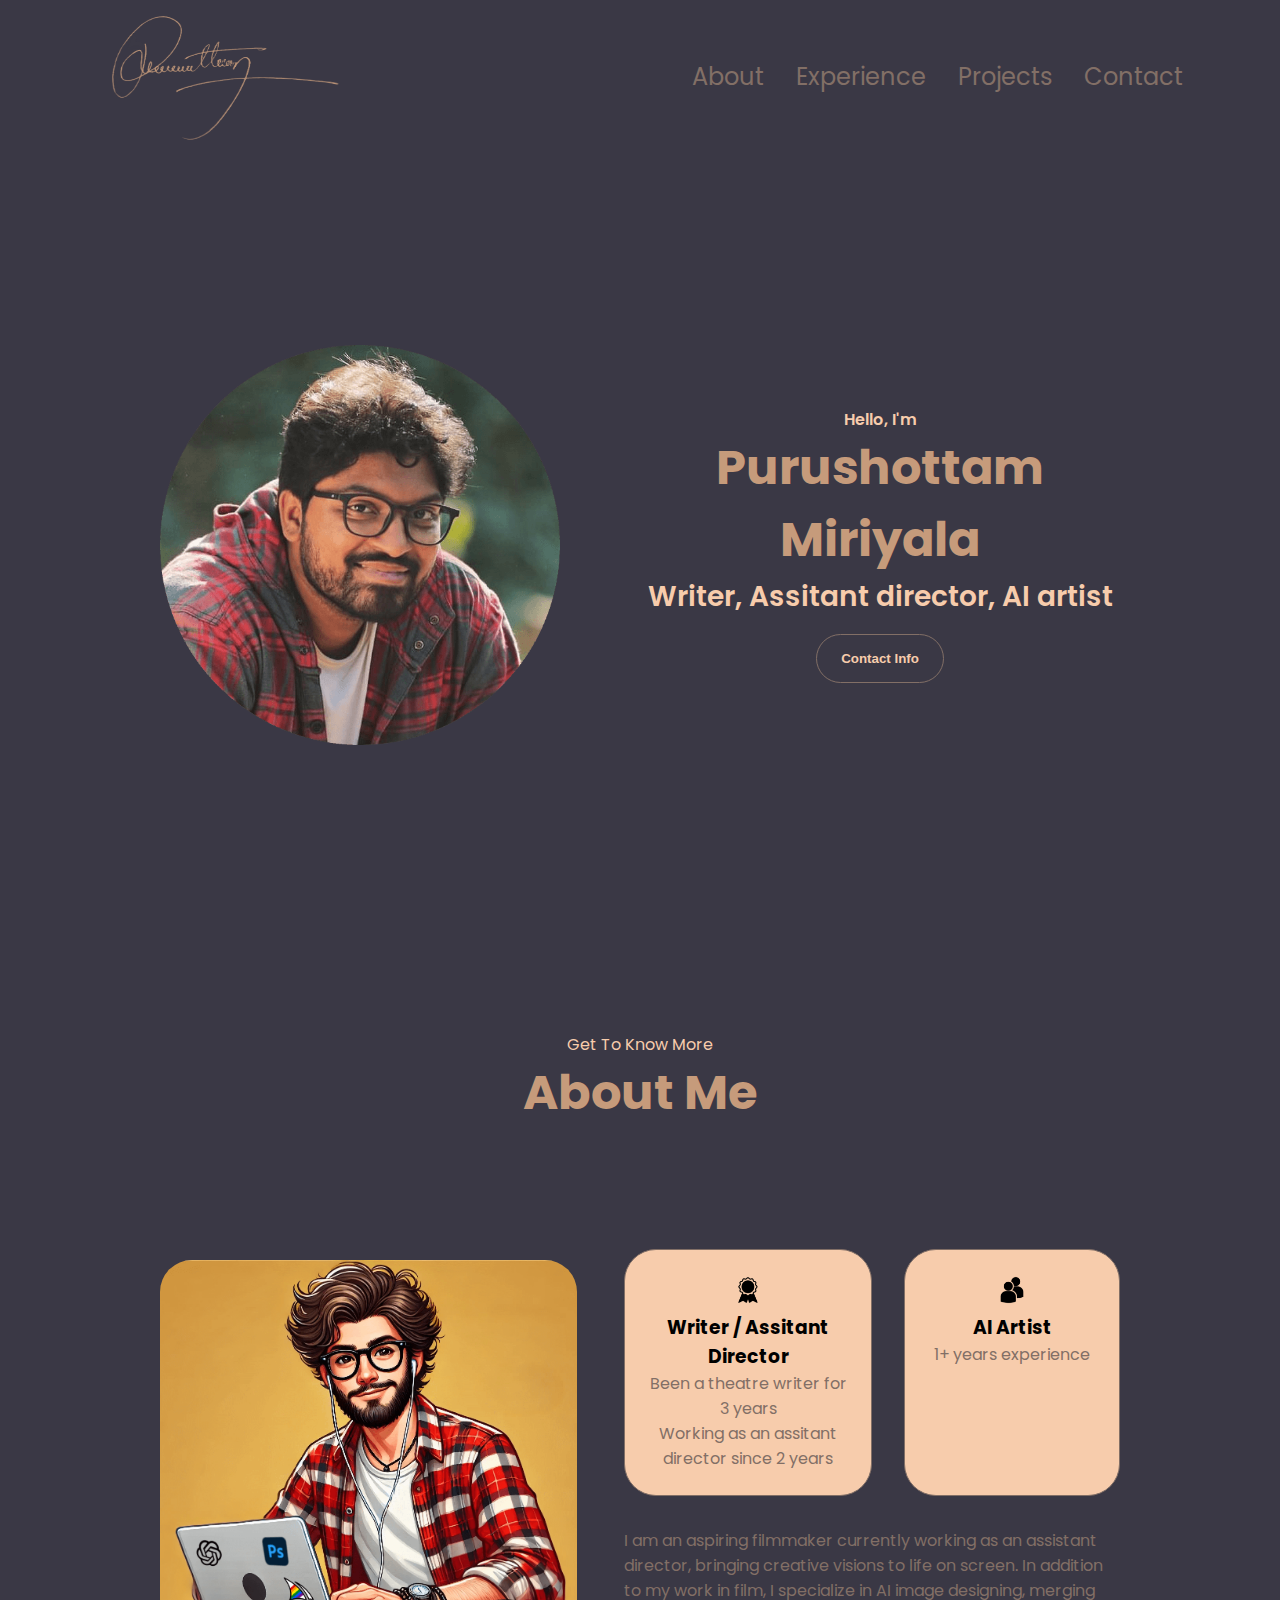
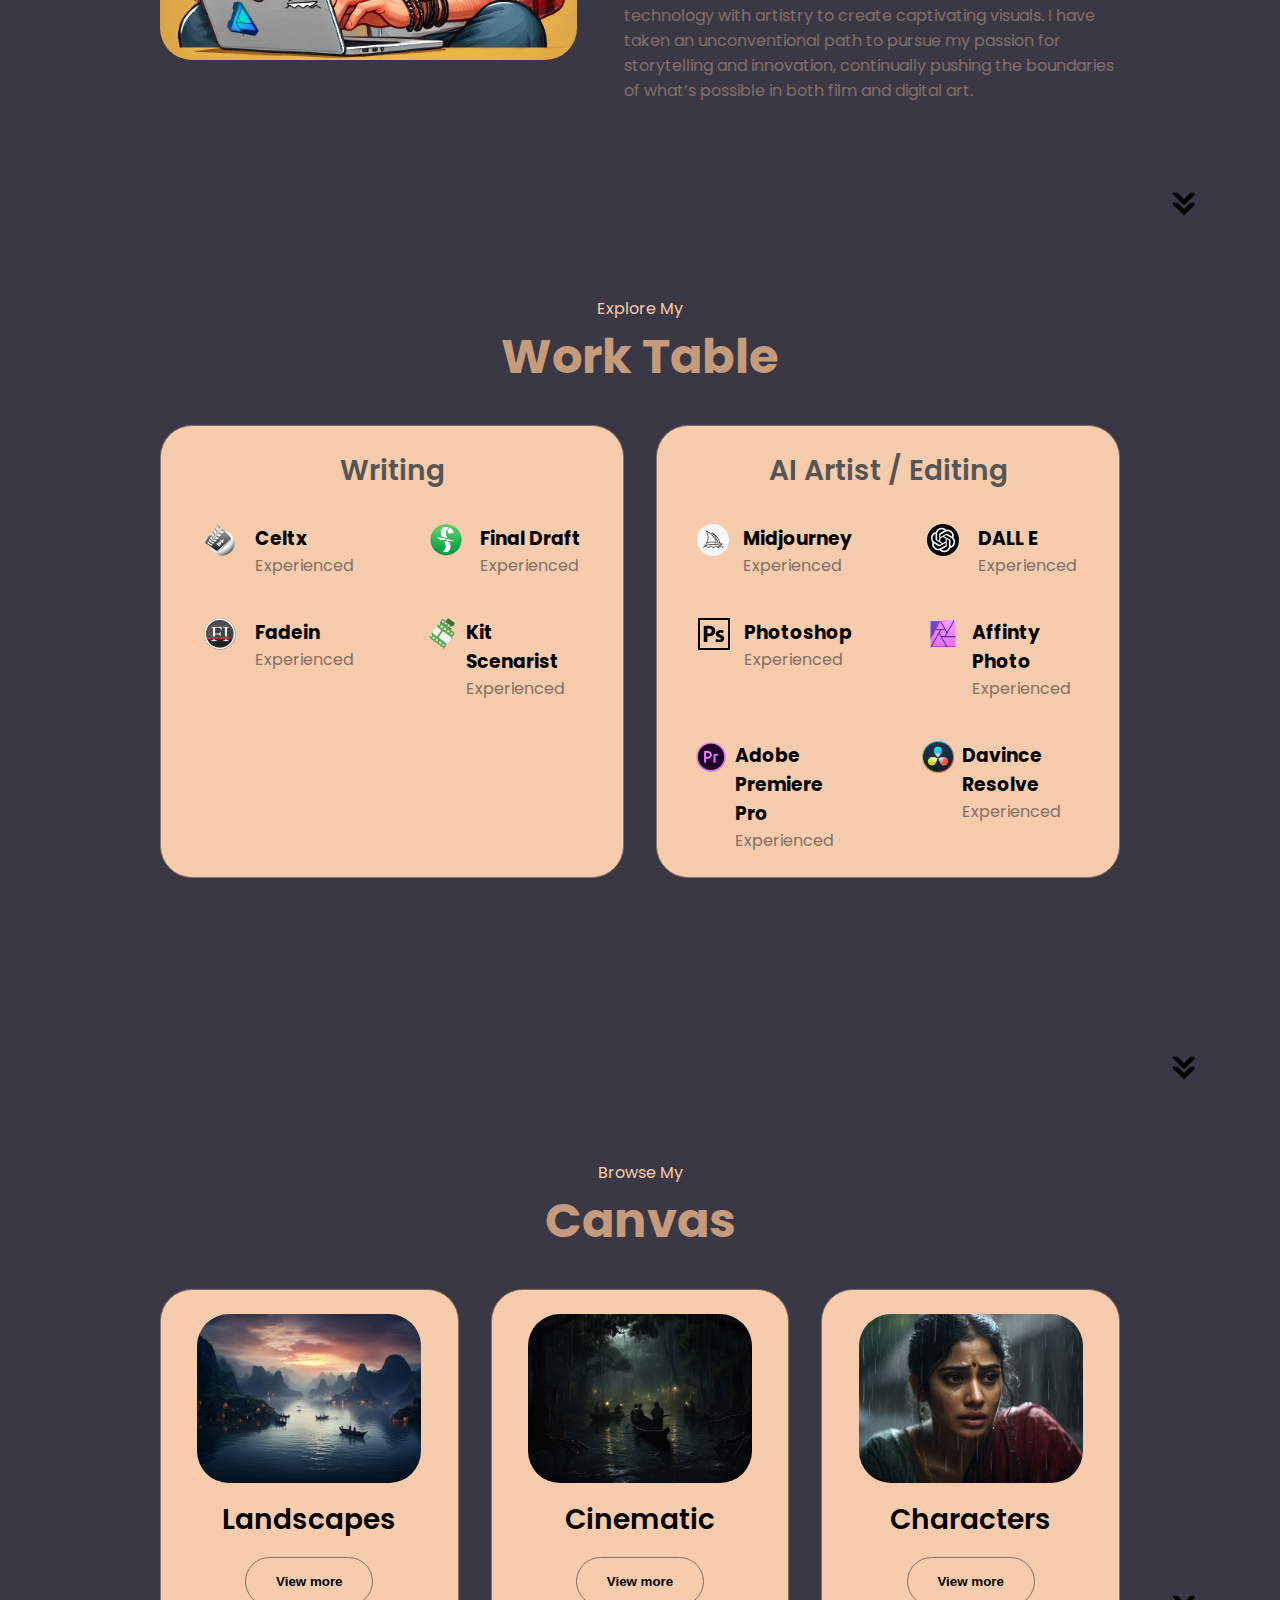
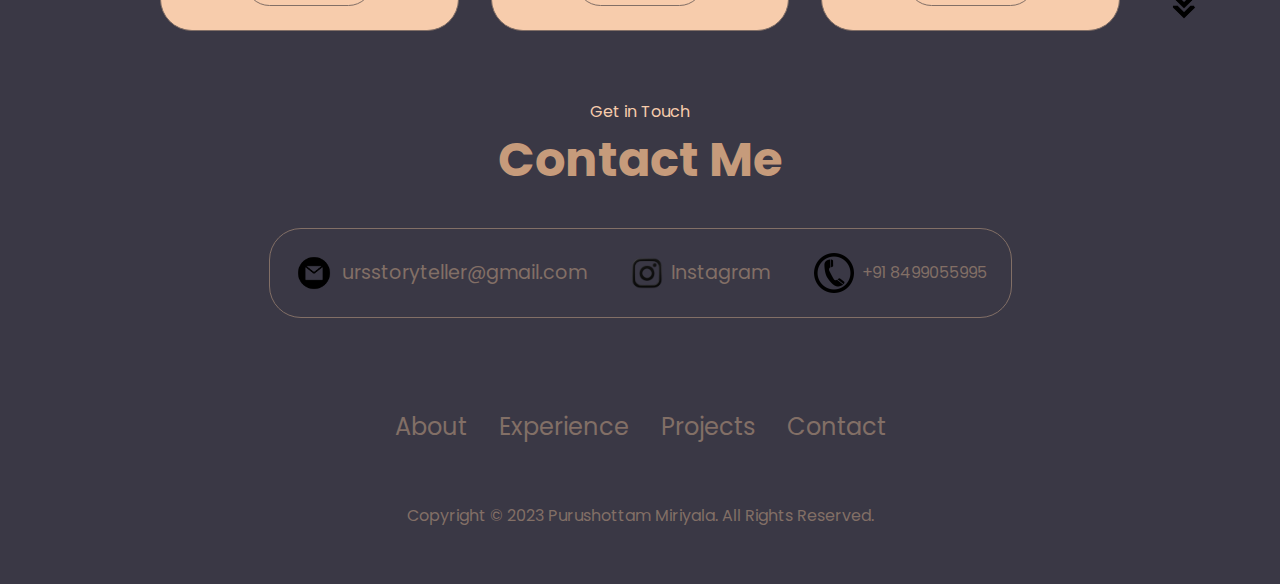
<file: index.html>
<!DOCTYPE html>
<html lang="en">
  <head>
    <meta charset="UTF-8" />
    <meta http-equiv="X-UA-Compatible" content="IE=edge" />
    <meta name="viewport" content="width=device-width, initial-scale=1.0" />
    <title>My Portfolio</title>
    <link rel="stylesheet" href="style.css" />
    <link rel="stylesheet" href="mediaqueries.css" />
  </head>
  <body>
    <nav id="desktop-nav">
      <div class="logo">
        <img
          class="logo-img"
          src="./images/Digital-Signature-fill.png"
          alt=""
        />
      </div>
      <div>
        <ul class="nav-links">
          <li><a href="#about">About</a></li>
          <li><a href="#experience">Experience</a></li>
          <li><a href="#projects">Projects</a></li>
          <li><a href="#contact">Contact</a></li>
        </ul>
      </div>
    </nav>
    <nav id="hamburger-nav">
      <div class="logo">
        <img
          class="logo-img-small"
          src="./images/Digital-Signature-fill.png"
          alt=""
        />
      </div>
      <div class="hamburger-menu">
        <div class="hamburger-icon" onclick="toggleMenu()">
          <span></span>
          <span></span>
          <span></span>
        </div>
        <div class="menu-links">
          <li><a href="#about" onclick="toggleMenu()">About</a></li>
          <li><a href="#experience" onclick="toggleMenu()">Experience</a></li>
          <li><a href="#projects" onclick="toggleMenu()">Projects</a></li>
          <li><a href="#contact" onclick="toggleMenu()">Contact</a></li>
        </div>
      </div>
    </nav>
    <section id="profile">
      <div class="section__pic-container">
        <img
          src="./images/cropped_image.png"
          alt="Purushottam Miriyala profile picture"
        />
      </div>
      <div class="section__text">
        <p class="section__text__p1">Hello, I'm</p>
        <h1 class="title">Purushottam Miriyala</h1>
        <p class="section__text__p2">Writer, Assitant director, AI artist</p>
        <div class="btn-container">
          <button class="btn btn-color-1" onclick="location.href='./#contact'">
            Contact Info
          </button>
        </div>
        <!-- <div id="socials-container">
          <img
            src="./images/insta.png"
            alt="My insta profile"
            class="icon"
            onclick="location.href='https://www.instagram.com/the_writer__soul?igsh=MXV1Y3FrZWR0bTJkNQ%3D%3D&utm_source=qr'"
          />
        </div> -->
      </div>
    </section>
    <section id="about">
      <p class="section__text__p1">Get To Know More</p>
      <h1 class="title">About Me</h1>
      <div class="section-container">
        <div class="section__pic-container">
          <img
            src="./images/about_pic.png"
            alt="Profile picture"
            class="about-pic"
          />
        </div>
        <div class="about-details-container">
          <div class="about-containers">
            <div class="about-me-details-container">
              <img
                src="./assets/experience.png"
                alt="Experience icon"
                class="icon"
              />
              <h3>Writer / Assitant Director</h3>
              <p>
                Been a theatre writer for 3 years<br />Working as an assitant
                director since 2 years
              </p>
            </div>
            <div class="details-container">
              <img
                src="./assets/education.png"
                alt="Education icon"
                class="icon"
              />
              <h3>AI Artist</h3>
              <p>1+ years experience</p>
            </div>
          </div>
          <div class="text-container">
            <p>
              I am an aspiring filmmaker currently working as an assistant
              director, bringing creative visions to life on screen. In addition
              to my work in film, I specialize in AI image designing, merging
              technology with artistry to create captivating visuals. I have
              taken an unconventional path to pursue my passion for storytelling
              and innovation, continually pushing the boundaries of what’s
              possible in both film and digital art.
            </p>
          </div>
        </div>
      </div>
      <img
        src="./assets/arrow.png"
        alt="Arrow icon"
        class="icon arrow"
        onclick="location.href='./#experience'"
      />
    </section>
    <section id="experience">
      <p class="section__text__p1">Explore My</p>
      <h1 class="title">Work Table</h1>
      <div class="experience-details-container">
        <div class="about-containers">
          <div class="details-container">
            <h2 class="experience-sub-title">Writing</h2>
            <div class="article-container">
              <article>
                <img
                  src="./images/celtx.png"
                  alt="Experience icon"
                  class="icon"
                />
                <div>
                  <h3>Celtx</h3>
                  <p>Experienced</p>
                </div>
              </article>
              <article>
                <img src="./images/fd.png" alt="Experience icon" class="icon" />
                <div>
                  <h3>Final Draft</h3>
                  <p>Experienced</p>
                </div>
              </article>
              <article>
                <img src="./images/fi.png" alt="Experience icon" class="icon" />
                <div>
                  <h3>Fadein</h3>
                  <p>Experienced</p>
                </div>
              </article>
              <article>
                <img
                  src="./images/Kit Scenarist.png"
                  alt="Experience icon"
                  class="icon"
                />
                <div>
                  <h3>Kit Scenarist</h3>
                  <p>Experienced</p>
                </div>
              </article>
            </div>
          </div>
          <div class="details-container">
            <h2 class="experience-sub-title">AI Artist / Editing</h2>
            <div class="article-container">
              <article>
                <img
                  src="./images/Midjourney-Round-Logo-PNG_1.png"
                  alt="Experience icon"
                  class="icon"
                />
                <div>
                  <h3>Midjourney</h3>
                  <p>Experienced</p>
                </div>
              </article>
              <article>
                <img
                  src="./images/chatGpt.png"
                  alt="Experience icon"
                  class="icon"
                />
                <div>
                  <h3>DALL E</h3>
                  <p>Experienced</p>
                </div>
              </article>
              <article>
                <img
                  src="./images/adobe-photoshop.png"
                  alt="Experience icon"
                  class="icon"
                />
                <div>
                  <h3>Photoshop</h3>
                  <p>Experienced</p>
                </div>
              </article>
              <article>
                <img
                  src="./images/affinity.png"
                  alt="Experience icon"
                  class="icon"
                />
                <div>
                  <h3>Affinty Photo</h3>
                  <p>Experienced</p>
                </div>
              </article>
              <article>
                <img src="./images/pr.png" alt="Experience icon" class="icon" />
                <div>
                  <h3>Adobe Premiere Pro</h3>
                  <p>Experienced</p>
                </div>
              </article>
              <article>
                <img
                  src="./images/davincy.png"
                  alt="Experience icon"
                  class="icon"
                />
                <div>
                  <h3>Davince Resolve</h3>
                  <p>Experienced</p>
                </div>
              </article>
            </div>
          </div>
        </div>
      </div>
      <img
        src="./assets/arrow.png"
        alt="Arrow icon"
        class="icon arrow"
        onclick="location.href='./#projects'"
      />
    </section>
    <section id="projects">
      <p class="section__text__p1">Browse My</p>
      <h1 class="title">Canvas</h1>
      <div class="experience-details-container">
        <div class="about-containers">
          <div class="details-container color-container">
            <div class="article-container">
              <img
                src="./Pages//image/Landscapes/1.png"
                alt="Project 1"
                class="project-img"
              />
            </div>
            <h2 class="experience-sub-title project-title">Landscapes</h2>
            <div class="btn-container">
              <button
                class="btn btn-color-2 project-btn"
                onclick="location.href='./Pages/imagesSlider.html?id=Landscapes'"
              >
                View more
              </button>
            </div>
          </div>
          <div class="details-container color-container">
            <div class="article-container">
              <img
                src="./Pages/image/Cinematic/1.png"
                alt="Project 2"
                class="project-img"
              />
            </div>
            <h2 class="experience-sub-title project-title">Cinematic</h2>
            <div class="btn-container">
              <button
                class="btn btn-color-2 project-btn"
                onclick="location.href='./Pages/imagesSlider.html?id=Cinematic'"
              >
                View more
              </button>
            </div>
          </div>
          <div class="details-container color-container">
            <div class="article-container">
              <img
                src="./Pages/image/Characters/1.png"
                alt="Project 3"
                class="project-img"
              />
            </div>
            <h2 class="experience-sub-title project-title">Characters</h2>
            <div class="btn-container">
              <button
                class="btn btn-color-2 project-btn"
                onclick="location.href='./Pages/imagesSlider.html?id=Characters'"
              >
                View more
              </button>
            </div>
          </div>
        </div>
      </div>
      <img
        src="./assets/arrow.png"
        alt="Arrow icon"
        class="icon arrow"
        onclick="location.href='./#contact'"
      />
    </section>
    <section id="contact">
      <p class="section__text__p1">Get in Touch</p>
      <h1 class="title">Contact Me</h1>
      <div class="contact-info-upper-container">
        <div class="contact-info-container">
          <img
            src="./assets/email.png"
            alt="Email icon"
            class="icon contact-icon email-icon"
          />
          <p>
            <a href="mailto:ursstoryteller@gmail.com"
              >ursstoryteller@gmail.com</a
            >
          </p>
        </div>
        <div class="contact-info-container">
          <img
            src="./images/insta.png"
            alt="LinkedIn icon"
            class="icon contact-icon"
          />
          <p>
            <a
              href="https://www.instagram.com/the_writer__soul?igsh=MXV1Y3FrZWR0bTJkNQ%3D%3D&utm_source=qr"
              >Instagram</a
            >
          </p>
        </div>
        <div class="contact-info-container">
          <img
            src="./images/dial.png"
            alt="dial icon"
            class="icon contact-icon email-icon"
          />
          <a href="tel:+918499055995">+91 8499055995</a>
        </div>
      </div>
    </section>
    <footer>
      <nav>
        <div class="nav-links-container">
          <ul class="nav-links">
            <li><a href="#about">About</a></li>
            <li><a href="#experience">Experience</a></li>
            <li><a href="#projects">Projects</a></li>
            <li><a href="#contact">Contact</a></li>
          </ul>
        </div>
      </nav>
      <p>Copyright &#169; 2023 Purushottam Miriyala. All Rights Reserved.</p>
    </footer>
    <script src="script.js"></script>
  </body>
</html>
</file>
<file: style.css>
/* GENERAL */

@import url("https://fonts.googleapis.com/css2?family=Poppins:wght@300;400;500;600&display=swap");

* {
  margin: 0;
  padding: 0;
}

body {
  font-family: "Poppins", sans-serif;
  background-color: #3a3845;
}

html {
  scroll-behavior: smooth;
}

p {
  color: #826f66;
}

/* TRANSITION */

a,
.btn {
  transition: all 300ms ease;
}

/* DESKTOP NAV */

nav,
.nav-links {
  display: flex;
}

nav {
  justify-content: space-around;
  align-items: center;
  height: 17vh;
}

.nav-links {
  gap: 2rem;
  list-style: none;
  font-size: 1.5rem;
  color: #826f66;
}

a {
  color: #826f66;
  text-decoration: none;
  text-decoration-color: white;
}

a:hover {
  /* color: grey; */
  text-decoration: underline;
  text-underline-offset: 1rem;
  /* text-decoration-color: rgb(181, 181, 181); */
}

.logo {
  /* font-size: 2rem; */
  /* color: #c69b7b; */
}

.logo-img {
  margin-right: 150px;

  width: 250px;
  height: 150px;
}
.logo-img-small {
  margin-right: 80px;
  width: 210px;
  height: 120px;
}
/* 
.logo:hover {
  cursor: default; */
/* } */

/* HAMBURGER MENU */

#hamburger-nav {
  display: none;
}

.hamburger-menu {
  position: relative;
  display: inline-block;
}

.hamburger-icon {
  display: flex;
  flex-direction: column;
  justify-content: space-between;
  height: 24px;
  width: 30px;
  cursor: pointer;
}

.hamburger-icon span {
  width: 100%;
  height: 2px;
  background-color: black;
  transition: all 0.3 ease-in-out;
}

.menu-links {
  position: absolute;
  top: 100%;
  right: 0;
  background-color: white;
  width: fit-content;
  max-height: 0;
  overflow: hidden;
  transition: all 0.3 ease-in-out;
}

.menu-links a {
  display: block;
  padding: 10px;
  text-align: center;
  font-size: 1.5rem;
  color: black;
  text-decoration: none;
  transition: all 0.3 ease-in-out;
}

.menu-links li {
  list-style: none;
}

.menu-links.open {
  max-height: 300px;
}

.hamburger-icon.open span:first-child {
  transform: rotate(45deg) translate(10px, 5px);
}

.hamburger-icon.open span:nth-child(2) {
  opacity: 0;
}

.hamburger-icon.open span:last-child {
  transform: rotate(-45deg) translate(10px, -5px);
}

.hamburger-icon span:first-child {
  transform: none;
}

.hamburger-icon span:first-child {
  opacity: 1;
}

.hamburger-icon span:first-child {
  transform: none;
}

/* SECTIONS */

section {
  padding-top: 4vh;
  height: 96vh;
  margin: 0 10rem;
  box-sizing: border-box;
  min-height: fit-content;
}

.section-container {
  display: flex;
}

/* PROFILE SECTION */

#profile {
  display: flex;
  justify-content: center;
  gap: 5rem;
  height: 80vh;
}

.section__pic-container {
  display: flex;
  height: 400px;
  width: 400px;
  margin: auto 0;
}

.section__text {
  align-self: center;
  text-align: center;
}

.section__text p {
  font-weight: 600;
}

.section__text__p1 {
  text-align: center;
  color: #f7ccac;
}

.section__text__p2 {
  font-size: 1.75rem;
  margin-bottom: 1rem;
  color: #f7ccac;
}

.title {
  font-size: 3rem;
  text-align: center;
  color: #c69b7b;
}

#socials-container {
  display: flex;
  justify-content: center;
  margin-top: 1rem;
  gap: 1rem;
}

/* ICONS */

.icon {
  cursor: pointer;
  height: 2rem;
}

/* BUTTONS */

.btn-container {
  display: flex;
  justify-content: center;
  gap: 1rem;
}

.btn {
  font-weight: 600;
  transition: all 300ms ease;
  padding: 1rem;
  width: 8rem;
  border-radius: 2rem;
}

.btn-color-1,
.btn-color-2 {
  border: #826f66 0.1rem solid;
}

.btn-color-1:hover,
.btn-color-2:hover {
  cursor: pointer;
}

.btn-color-1,
.btn-color-2:hover {
  background: #3a3845;
  color: #f7ccac;
}

.btn-color-1:hover {
  background: rgb(0, 0, 0);
}

.btn-color-2 {
  background: none;
}

.btn-color-2:hover {
  border: #826f66 0.1rem solid;
}

.btn-container {
  gap: 1rem;
}

/* ABOUT SECTION */

#about {
  position: relative;
}

.about-containers {
  gap: 2rem;
  margin-bottom: 2rem;
  margin-top: 2rem;
}

.about-details-container {
  justify-content: center;
  flex-direction: column;
}

.about-containers,
.about-details-container {
  display: flex;
}

.about-pic {
  border-radius: 2rem;
}

.arrow {
  position: absolute;
  right: -5rem;
  bottom: 2.5rem;
}

.about-me-details-container {
  padding: 1.5rem;
  flex: 1;
  background: #f7ccac;
  border-radius: 2rem;
  border: #3a3845 0.1rem solid;
  border-color: #826f66;
  text-align: center;
  min-width: 40%;
}

.details-container {
  padding: 1.5rem;
  flex: 1;
  background: #f7ccac;
  border-radius: 2rem;
  border: #3a3845 0.1rem solid;
  border-color: #826f66;
  text-align: center;
  /* min-width: 40%; */
}

.section-container {
  gap: 4rem;
  height: 80%;
}

.section__pic-container {
  height: 400px;
  width: 400px;
  margin: auto 0;
}

/* EXPERIENCE SECTION */

#experience {
  position: relative;
}

.experience-sub-title {
  color: rgb(85, 85, 85);
  font-weight: 600;
  font-size: 1.75rem;
  margin-bottom: 2rem;
}

.experience-details-container {
  display: flex;
  justify-content: center;
  flex-direction: column;
}

.article-container {
  display: flex;
  text-align: initial;
  flex-wrap: wrap;
  flex-direction: row;
  gap: 2.5rem;
  justify-content: space-around;
}

article {
  display: flex;
  width: 10rem;
  justify-content: space-around;
  gap: 0.5rem;
}

article .icon {
  cursor: default;
}

/* PROJECTS SECTION */

#projects {
  position: relative;
}

.color-container {
  border-color: #826f66;
  background: #f7ccac;
}

.project-img {
  border-radius: 2rem;
  width: 90%;
  height: 90%;
}

.project-title {
  margin: 1rem;
  color: black;
}

.project-btn {
  color: black;
  border-color: #826f66;
}

/* CONTACT */

#contact {
  display: flex;
  justify-content: center;
  flex-direction: column;
  height: 70vh;
}

.contact-info-upper-container {
  display: flex;
  justify-content: center;
  border-radius: 2rem;
  border: #3a3845 0.1rem solid;
  border-color: #826f66;
  /* background: rgb(250, 250, 250); */
  margin: 2rem auto;
  padding: 0.5rem;
  gap: 12px;
}

.contact-info-container {
  display: flex;
  align-items: center;
  justify-content: center;
  gap: 0.5rem;
  margin: 1rem;
}

.contact-info-container p {
  font-size: larger;
}

.contact-icon {
  cursor: default;
}

.email-icon {
  height: 2.5rem;
}

/* FOOTER SECTION */

footer {
  height: 26vh;
  margin: 0 1rem;
}

footer p {
  text-align: center;
}
</file>
<file: mediaqueries.css>
@media screen and (max-width: 1400px) {
  #profile {
    height: 83vh;
    margin-bottom: 6rem;
  }
  .about-containers {
    flex-wrap: wrap;
  }
  #contact,
  #projects {
    height: fit-content;
  }
}

@media screen and (max-width: 1200px) {
  #desktop-nav {
    display: none;
  }
  #hamburger-nav {
    display: flex;
  }
  #experience,
  .experience-details-container {
    margin-top: 2rem;
  }
  #profile,
  .section-container {
    display: block;
  }
  .arrow {
    display: none;
  }
  section,
  .section-container {
    height: fit-content;
  }
  section {
    margin: 0 5%;
  }
  .section__pic-container {
    width: 275px;
    height: 275px;
    margin: 0 auto 2rem;
  }
  .about-containers {
    margin-top: 0;
    flex-wrap: wrap;
  }
}

@media screen and (max-width: 600px) {
  #contact,
  footer {
    height: 40vh;
  }
  #profile {
    height: 83vh;
    margin-bottom: 0;
  }
  article {
    font-size: 1rem;
  }
  footer nav {
    height: fit-content;
    margin-bottom: 2rem;
  }
  .about-containers,
  .contact-info-upper-container,
  .btn-container {
    flex-wrap: wrap;
  }
  .contact-info-container {
    margin: 0;
  }
  .contact-info-container p,
  .nav-links li a {
    font-size: 1rem;
  }
  .experience-sub-title {
    font-size: 1.25rem;
  }
  .logo {
    font-size: 1.5rem;
  }
  .nav-links {
    flex-direction: column;
    gap: 0.5rem;
    text-align: center;
  }
  .section__pic-container {
    width: auto;
    height: 46vw;
    justify-content: center;
  }
  .section__text__p2 {
    font-size: 1.25rem;
  }
  .title {
    font-size: 2rem;
  }
  .text-container {
    text-align: justify;
  }
}
</file>
